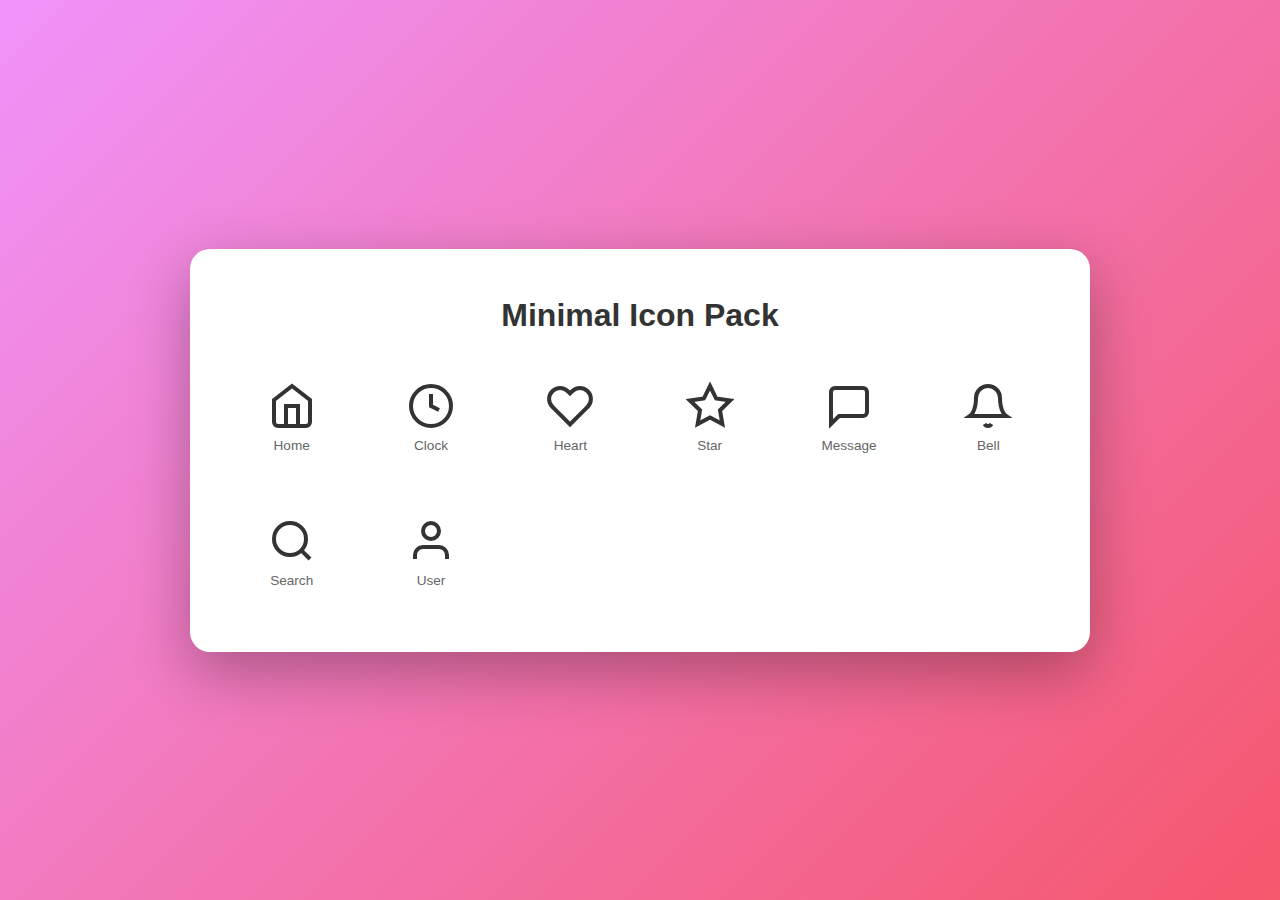
<file: designs/basic-ui/minimal-icons.html>
<!DOCTYPE html>
<html lang="en">

<head>
    <meta charset="UTF-8">
    <meta name="viewport" content="width=device-width, initial-scale=1.0">
    <title>Minimal Icon Pack</title>
    <style>
        * {
            margin: 0;
            padding: 0;
            box-sizing: border-box;
        }

        body {
            font-family: 'Segoe UI', Tahoma, Geneva, Verdana, sans-serif;
            background: linear-gradient(135deg, #f093fb 0%, #f5576c 100%);
            min-height: 100vh;
            display: flex;
            align-items: center;
            justify-content: center;
            padding: 2rem;
        }

        .container {
            background: white;
            padding: 3rem;
            border-radius: 20px;
            box-shadow: 0 20px 60px rgba(0, 0, 0, 0.3);
            max-width: 900px;
            width: 100%;
        }

        h1 {
            text-align: center;
            margin-bottom: 2rem;
            color: #333;
            font-size: 2rem;
        }

        .icon-grid {
            display: grid;
            grid-template-columns: repeat(auto-fill, minmax(100px, 1fr));
            gap: 2rem;
        }

        .icon-item {
            display: flex;
            flex-direction: column;
            align-items: center;
            gap: 0.5rem;
            padding: 1rem;
            border-radius: 12px;
            transition: all 0.3s ease;
            cursor: pointer;
        }

        .icon-item:hover {
            background: #f8f9fa;
            transform: translateY(-5px);
        }

        .icon {
            width: 48px;
            height: 48px;
            stroke: #333;
            stroke-width: 2;
            fill: none;
            transition: all 0.3s ease;
        }

        .icon-item:hover .icon {
            stroke: #f5576c;
            transform: scale(1.1);
        }

        .icon-name {
            font-size: 0.85rem;
            color: #666;
            text-align: center;
        }
    </style>
</head>

<body>
    <div class="container">
        <h1>Minimal Icon Pack</h1>
        <div class="icon-grid">
            <div class="icon-item">
                <svg class="icon" viewBox="0 0 24 24">
                    <path d="M3 9l9-7 9 7v11a2 2 0 0 1-2 2H5a2 2 0 0 1-2-2z"></path>
                    <polyline points="9 22 9 12 15 12 15 22"></polyline>
                </svg>
                <span class="icon-name">Home</span>
            </div>
            <div class="icon-item">
                <svg class="icon" viewBox="0 0 24 24">
                    <circle cx="12" cy="12" r="10"></circle>
                    <polyline points="12 6 12 12 16 14"></polyline>
                </svg>
                <span class="icon-name">Clock</span>
            </div>
            <div class="icon-item">
                <svg class="icon" viewBox="0 0 24 24">
                    <path
                        d="M20.84 4.61a5.5 5.5 0 0 0-7.78 0L12 5.67l-1.06-1.06a5.5 5.5 0 0 0-7.78 7.78l1.06 1.06L12 21.23l7.78-7.78 1.06-1.06a5.5 5.5 0 0 0 0-7.78z">
                    </path>
                </svg>
                <span class="icon-name">Heart</span>
            </div>
            <div class="icon-item">
                <svg class="icon" viewBox="0 0 24 24">
                    <polygon
                        points="12 2 15.09 8.26 22 9.27 17 14.14 18.18 21.02 12 17.77 5.82 21.02 7 14.14 2 9.27 8.91 8.26 12 2">
                    </polygon>
                </svg>
                <span class="icon-name">Star</span>
            </div>
            <div class="icon-item">
                <svg class="icon" viewBox="0 0 24 24">
                    <path d="M21 15a2 2 0 0 1-2 2H7l-4 4V5a2 2 0 0 1 2-2h14a2 2 0 0 1 2 2z"></path>
                </svg>
                <span class="icon-name">Message</span>
            </div>
            <div class="icon-item">
                <svg class="icon" viewBox="0 0 24 24">
                    <path d="M18 8A6 6 0 0 0 6 8c0 7-3 9-3 9h18s-3-2-3-9"></path>
                    <path d="M13.73 21a2 2 0 0 1-3.46 0"></path>
                </svg>
                <span class="icon-name">Bell</span>
            </div>
            <div class="icon-item">
                <svg class="icon" viewBox="0 0 24 24">
                    <circle cx="11" cy="11" r="8"></circle>
                    <path d="m21 21-4.35-4.35"></path>
                </svg>
                <span class="icon-name">Search</span>
            </div>
            <div class="icon-item">
                <svg class="icon" viewBox="0 0 24 24">
                    <path d="M20 21v-2a4 4 0 0 0-4-4H8a4 4 0 0 0-4 4v2"></path>
                    <circle cx="12" cy="7" r="4"></circle>
                </svg>
                <span class="icon-name">User</span>
            </div>
        </div>
    </div>
</body>

</html>
</file>
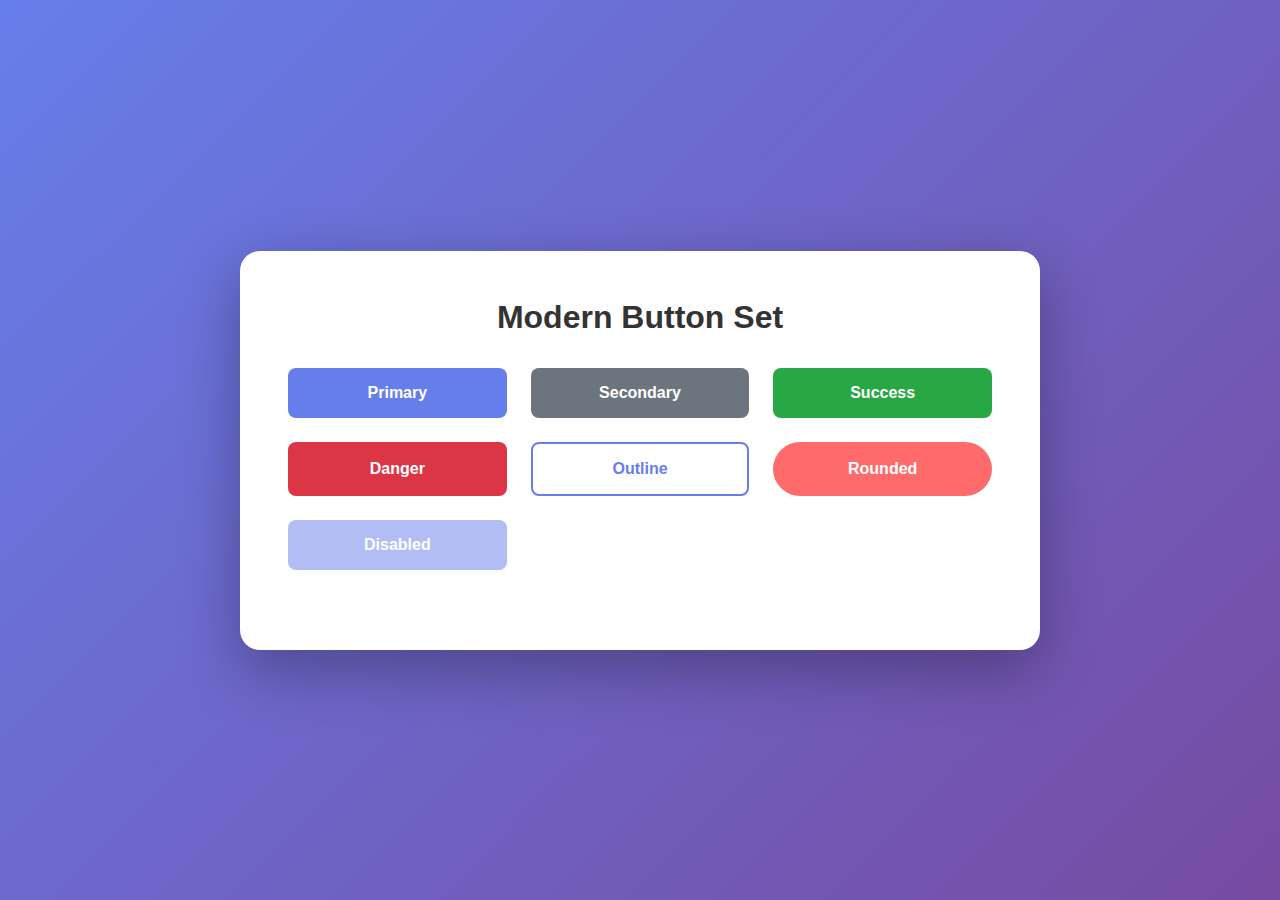
<file: designs/basic-ui/modern-buttons.html>
<!DOCTYPE html>
<html lang="en">

<head>
    <meta charset="UTF-8">
    <meta name="viewport" content="width=device-width, initial-scale=1.0">
    <title>Modern Button Set</title>
    <style>
        * {
            margin: 0;
            padding: 0;
            box-sizing: border-box;
        }

        body {
            font-family: 'Segoe UI', Tahoma, Geneva, Verdana, sans-serif;
            background: linear-gradient(135deg, #667eea 0%, #764ba2 100%);
            min-height: 100vh;
            display: flex;
            align-items: center;
            justify-content: center;
            padding: 2rem;
        }

        .container {
            background: white;
            padding: 3rem;
            border-radius: 20px;
            box-shadow: 0 20px 60px rgba(0, 0, 0, 0.3);
            max-width: 800px;
            width: 100%;
        }

        h1 {
            text-align: center;
            margin-bottom: 2rem;
            color: #333;
            font-size: 2rem;
        }

        .button-grid {
            display: grid;
            grid-template-columns: repeat(auto-fit, minmax(200px, 1fr));
            gap: 1.5rem;
            margin-bottom: 2rem;
        }

        .btn {
            padding: 1rem 2rem;
            border: none;
            border-radius: 8px;
            font-size: 1rem;
            font-weight: 600;
            cursor: pointer;
            transition: all 0.3s ease;
            text-align: center;
        }

        .btn-primary {
            background: #667eea;
            color: white;
        }

        .btn-primary:hover {
            background: #5568d3;
            transform: translateY(-2px);
            box-shadow: 0 8px 20px rgba(102, 126, 234, 0.4);
        }

        .btn-secondary {
            background: #6c757d;
            color: white;
        }

        .btn-secondary:hover {
            background: #5a6268;
            transform: translateY(-2px);
            box-shadow: 0 8px 20px rgba(108, 117, 125, 0.4);
        }

        .btn-success {
            background: #28a745;
            color: white;
        }

        .btn-success:hover {
            background: #218838;
            transform: translateY(-2px);
            box-shadow: 0 8px 20px rgba(40, 167, 69, 0.4);
        }

        .btn-danger {
            background: #dc3545;
            color: white;
        }

        .btn-danger:hover {
            background: #c82333;
            transform: translateY(-2px);
            box-shadow: 0 8px 20px rgba(220, 53, 69, 0.4);
        }

        .btn-outline {
            background: transparent;
            border: 2px solid #667eea;
            color: #667eea;
        }

        .btn-outline:hover {
            background: #667eea;
            color: white;
            transform: translateY(-2px);
        }

        .btn-rounded {
            background: #ff6b6b;
            color: white;
            border-radius: 50px;
        }

        .btn-rounded:hover {
            background: #ee5a52;
            transform: translateY(-2px);
            box-shadow: 0 8px 20px rgba(255, 107, 107, 0.4);
        }

        .btn:active {
            transform: translateY(0);
        }

        .btn:disabled {
            opacity: 0.5;
            cursor: not-allowed;
        }
    </style>
</head>

<body>
    <div class="container">
        <h1>Modern Button Set</h1>
        <div class="button-grid">
            <button class="btn btn-primary">Primary</button>
            <button class="btn btn-secondary">Secondary</button>
            <button class="btn btn-success">Success</button>
            <button class="btn btn-danger">Danger</button>
            <button class="btn btn-outline">Outline</button>
            <button class="btn btn-rounded">Rounded</button>
            <button class="btn btn-primary" disabled>Disabled</button>
        </div>
    </div>
</body>

</html>
</file>
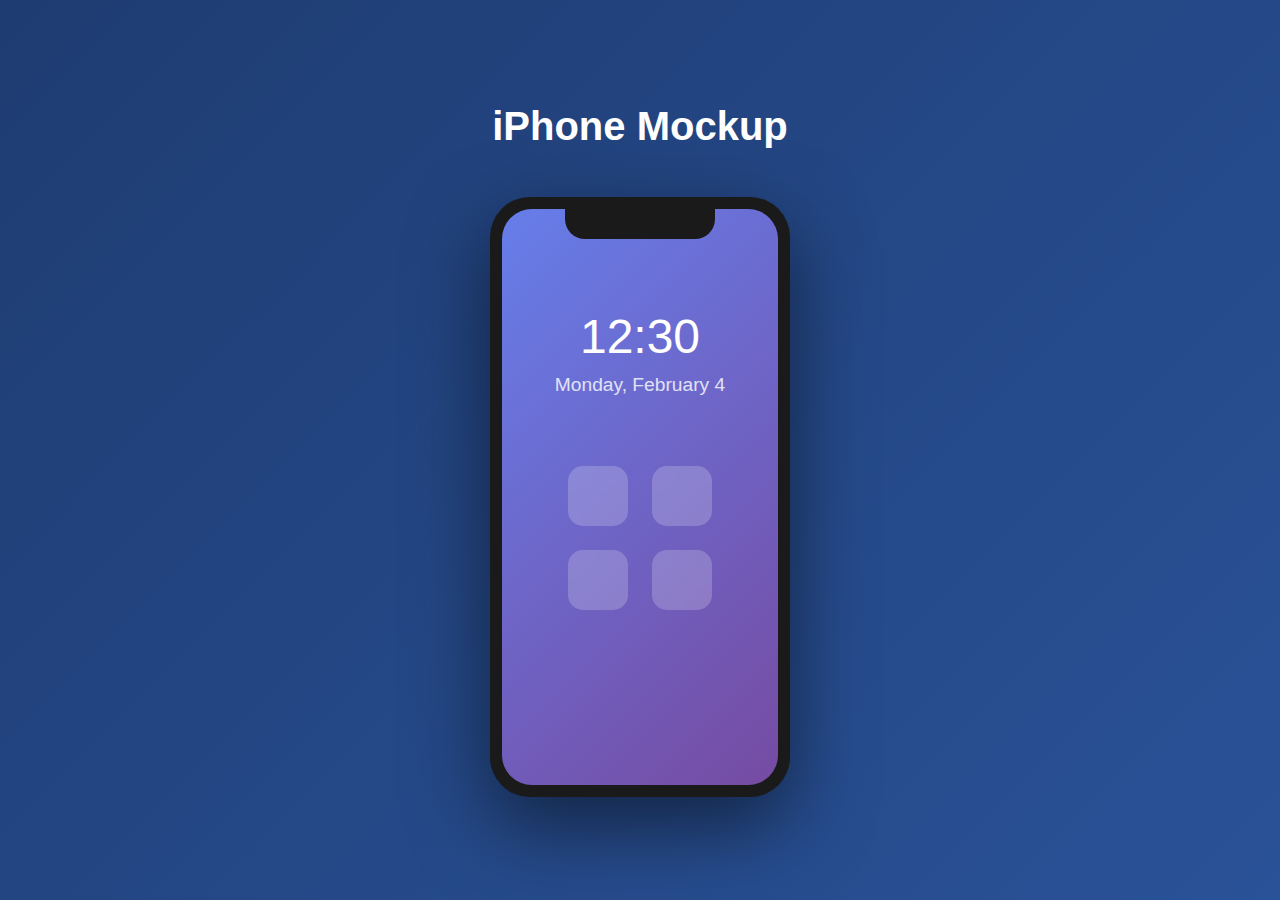
<file: designs/experimental/iphone-mockup.html>
<!DOCTYPE html>
<html lang="en">

<head>
    <meta charset="UTF-8">
    <meta name="viewport" content="width=device-width, initial-scale=1.0">
    <title>iPhone Mockup</title>
    <style>
        * {
            margin: 0;
            padding: 0;
            box-sizing: border-box;
        }

        body {
            font-family: 'Segoe UI', Tahoma, Geneva, Verdana, sans-serif;
            background: linear-gradient(135deg, #1e3c72 0%, #2a5298 100%);
            min-height: 100vh;
            display: flex;
            align-items: center;
            justify-content: center;
            padding: 2rem;
        }

        .container {
            text-align: center;
        }

        h1 {
            color: white;
            margin-bottom: 3rem;
            font-size: 2.5rem;
        }

        .phone-mockup {
            width: 300px;
            height: 600px;
            background: #1a1a1a;
            border-radius: 40px;
            padding: 12px;
            box-shadow: 0 30px 80px rgba(0, 0, 0, 0.5);
            position: relative;
            margin: 0 auto;
        }

        .phone-screen {
            width: 100%;
            height: 100%;
            background: linear-gradient(135deg, #667eea 0%, #764ba2 100%);
            border-radius: 30px;
            overflow: hidden;
            position: relative;
        }

        .notch {
            position: absolute;
            top: 0;
            left: 50%;
            transform: translateX(-50%);
            width: 150px;
            height: 30px;
            background: #1a1a1a;
            border-radius: 0 0 20px 20px;
        }

        .screen-content {
            padding: 60px 30px 30px;
            color: white;
            text-align: center;
        }

        .app-icon {
            width: 60px;
            height: 60px;
            background: rgba(255, 255, 255, 0.2);
            border-radius: 15px;
            margin: 10px;
            display: inline-block;
            backdrop-filter: blur(10px);
        }

        .time {
            font-size: 3rem;
            font-weight: 300;
            margin-top: 40px;
        }

        .date {
            font-size: 1.2rem;
            opacity: 0.8;
            margin-top: 10px;
        }
    </style>
</head>

<body>
    <div class="container">
        <h1>iPhone Mockup</h1>
        <div class="phone-mockup">
            <div class="phone-screen">
                <div class="notch"></div>
                <div class="screen-content">
                    <div class="time">12:30</div>
                    <div class="date">Monday, February 4</div>
                    <div style="margin-top: 60px;">
                        <div class="app-icon"></div>
                        <div class="app-icon"></div>
                        <div class="app-icon"></div>
                        <div class="app-icon"></div>
                    </div>
                </div>
            </div>
        </div>
    </div>
</body>

</html>
</file>
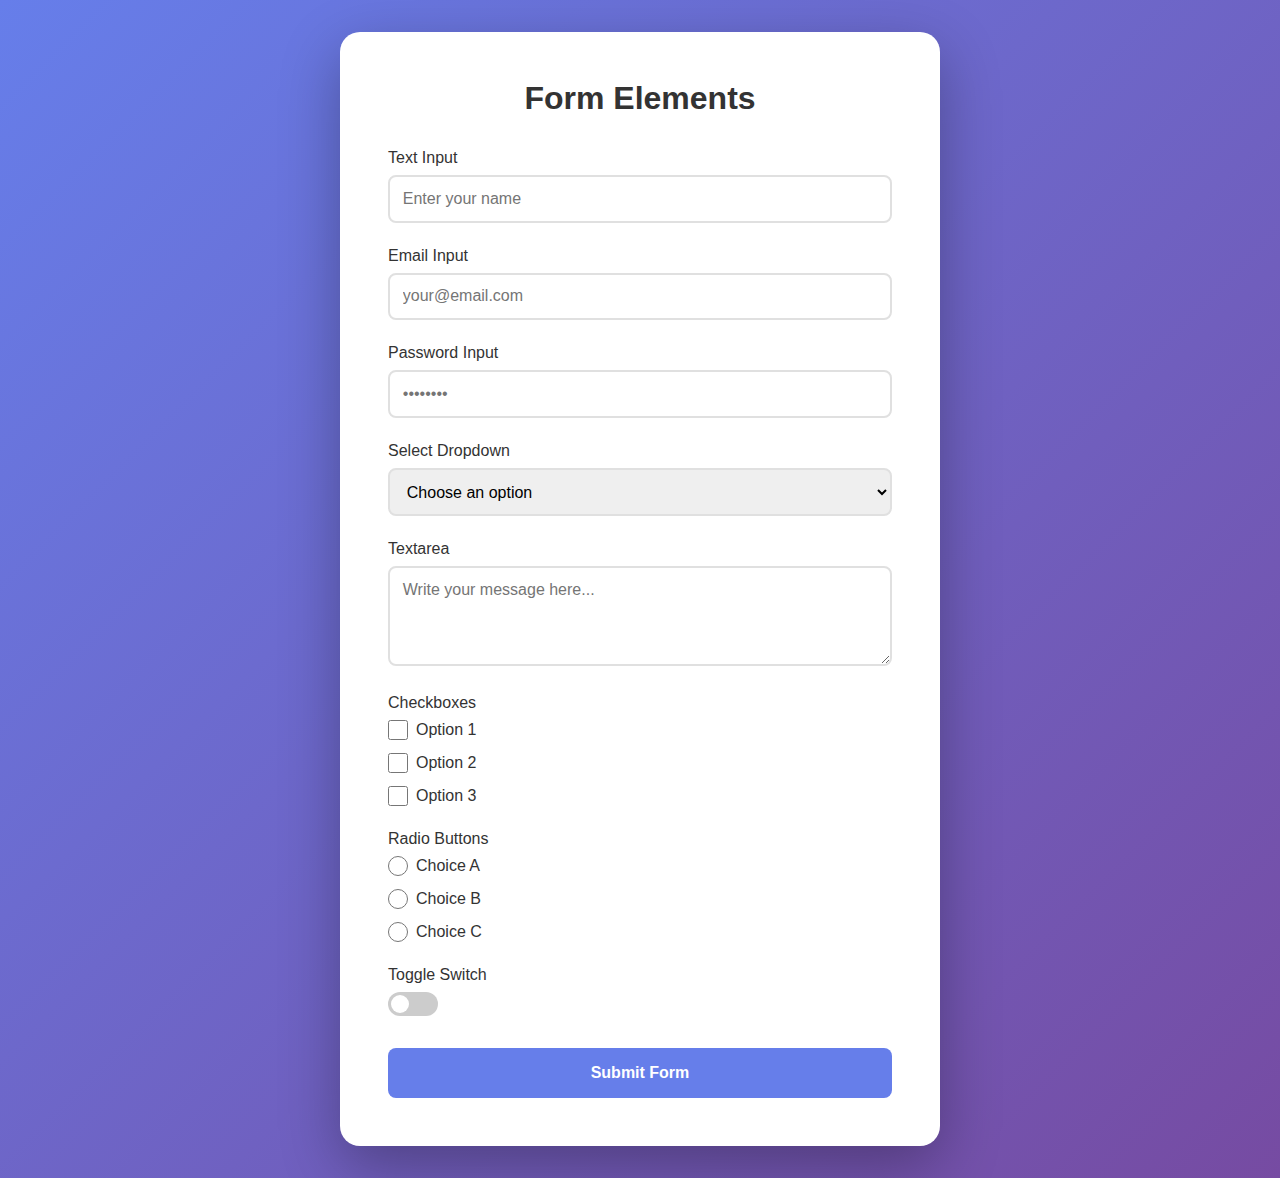
<file: designs/forms/form-elements.html>
<!DOCTYPE html>
<html lang="en">

<head>
    <meta charset="UTF-8">
    <meta name="viewport" content="width=device-width, initial-scale=1.0">
    <title>Form Elements</title>
    <style>
        * {
            margin: 0;
            padding: 0;
            box-sizing: border-box;
        }

        body {
            font-family: 'Segoe UI', Tahoma, Geneva, Verdana, sans-serif;
            background: linear-gradient(135deg, #667eea 0%, #764ba2 100%);
            min-height: 100vh;
            display: flex;
            align-items: center;
            justify-content: center;
            padding: 2rem;
        }

        .container {
            background: white;
            padding: 3rem;
            border-radius: 20px;
            box-shadow: 0 20px 60px rgba(0, 0, 0, 0.3);
            max-width: 600px;
            width: 100%;
        }

        h1 {
            text-align: center;
            margin-bottom: 2rem;
            color: #333;
            font-size: 2rem;
        }

        .form-group {
            margin-bottom: 1.5rem;
        }

        label {
            display: block;
            margin-bottom: 0.5rem;
            color: #333;
            font-weight: 500;
        }

        input[type="text"],
        input[type="email"],
        input[type="password"],
        select,
        textarea {
            width: 100%;
            padding: 0.8rem;
            border: 2px solid #e0e0e0;
            border-radius: 8px;
            font-size: 1rem;
            transition: all 0.3s ease;
            font-family: inherit;
        }

        input[type="text"]:focus,
        input[type="email"]:focus,
        input[type="password"]:focus,
        select:focus,
        textarea:focus {
            outline: none;
            border-color: #667eea;
            box-shadow: 0 0 0 3px rgba(102, 126, 234, 0.1);
        }

        textarea {
            resize: vertical;
            min-height: 100px;
        }

        .checkbox-group,
        .radio-group {
            display: flex;
            flex-direction: column;
            gap: 0.8rem;
        }

        .checkbox-item,
        .radio-item {
            display: flex;
            align-items: center;
            gap: 0.5rem;
        }

        input[type="checkbox"],
        input[type="radio"] {
            width: 20px;
            height: 20px;
            cursor: pointer;
        }

        .switch {
            position: relative;
            display: inline-block;
            width: 50px;
            height: 24px;
        }

        .switch input {
            opacity: 0;
            width: 0;
            height: 0;
        }

        .slider {
            position: absolute;
            cursor: pointer;
            top: 0;
            left: 0;
            right: 0;
            bottom: 0;
            background-color: #ccc;
            transition: 0.4s;
            border-radius: 24px;
        }

        .slider:before {
            position: absolute;
            content: "";
            height: 18px;
            width: 18px;
            left: 3px;
            bottom: 3px;
            background-color: white;
            transition: 0.4s;
            border-radius: 50%;
        }

        input:checked+.slider {
            background-color: #667eea;
        }

        input:checked+.slider:before {
            transform: translateX(26px);
        }

        .submit-btn {
            width: 100%;
            padding: 1rem;
            background: #667eea;
            color: white;
            border: none;
            border-radius: 8px;
            font-size: 1rem;
            font-weight: 600;
            cursor: pointer;
            transition: all 0.3s ease;
        }

        .submit-btn:hover {
            background: #5568d3;
            transform: translateY(-2px);
            box-shadow: 0 8px 20px rgba(102, 126, 234, 0.4);
        }
    </style>
</head>

<body>
    <div class="container">
        <h1>Form Elements</h1>
        <form>
            <div class="form-group">
                <label>Text Input</label>
                <input type="text" placeholder="Enter your name">
            </div>

            <div class="form-group">
                <label>Email Input</label>
                <input type="email" placeholder="your@email.com">
            </div>

            <div class="form-group">
                <label>Password Input</label>
                <input type="password" placeholder="••••••••">
            </div>

            <div class="form-group">
                <label>Select Dropdown</label>
                <select>
                    <option>Choose an option</option>
                    <option>Option 1</option>
                    <option>Option 2</option>
                    <option>Option 3</option>
                </select>
            </div>

            <div class="form-group">
                <label>Textarea</label>
                <textarea placeholder="Write your message here..."></textarea>
            </div>

            <div class="form-group">
                <label>Checkboxes</label>
                <div class="checkbox-group">
                    <div class="checkbox-item">
                        <input type="checkbox" id="check1">
                        <label for="check1" style="margin: 0;">Option 1</label>
                    </div>
                    <div class="checkbox-item">
                        <input type="checkbox" id="check2">
                        <label for="check2" style="margin: 0;">Option 2</label>
                    </div>
                    <div class="checkbox-item">
                        <input type="checkbox" id="check3">
                        <label for="check3" style="margin: 0;">Option 3</label>
                    </div>
                </div>
            </div>

            <div class="form-group">
                <label>Radio Buttons</label>
                <div class="radio-group">
                    <div class="radio-item">
                        <input type="radio" name="radio" id="radio1">
                        <label for="radio1" style="margin: 0;">Choice A</label>
                    </div>
                    <div class="radio-item">
                        <input type="radio" name="radio" id="radio2">
                        <label for="radio2" style="margin: 0;">Choice B</label>
                    </div>
                    <div class="radio-item">
                        <input type="radio" name="radio" id="radio3">
                        <label for="radio3" style="margin: 0;">Choice C</label>
                    </div>
                </div>
            </div>

            <div class="form-group">
                <label>Toggle Switch</label>
                <label class="switch">
                    <input type="checkbox">
                    <span class="slider"></span>
                </label>
            </div>

            <button type="submit" class="submit-btn">Submit Form</button>
        </form>
    </div>
</body>

</html>
</file>
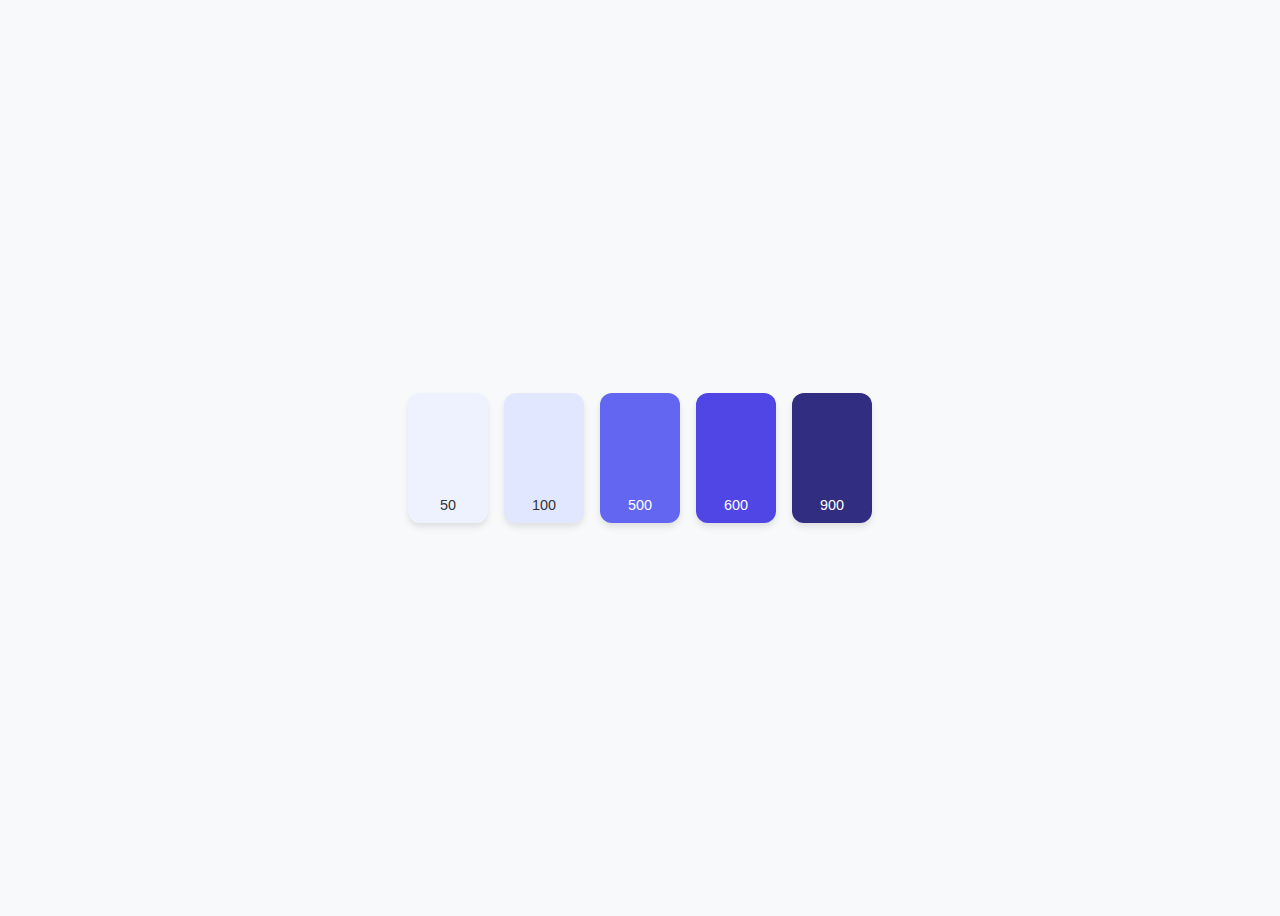
<file: designs/foundations/modern-palette.html>
<!DOCTYPE html>
<html lang="en">

<head>
    <meta charset="UTF-8">
    <title>Modern Primary Palette</title>
    <style>
        body {
            font-family: 'Outfit', sans-serif;
            display: flex;
            justify-content: center;
            align-items: center;
            min-height: 100vh;
            background: #f8f9fa;
        }

        .palette {
            display: flex;
            gap: 1rem;
        }

        .swatch {
            width: 80px;
            height: 120px;
            border-radius: 12px;
            display: flex;
            align-items: flex-end;
            justify-content: center;
            padding-bottom: 10px;
            color: white;
            font-weight: 500;
            font-size: 0.9rem;
            box-shadow: 0 4px 6px rgba(0, 0, 0, 0.1);
        }
    </style>
</head>

<body>
    <div class="palette">
        <div class="swatch" style="background: #eef2ff; color: #333;">50</div>
        <div class="swatch" style="background: #e0e7ff; color: #333;">100</div>
        <div class="swatch" style="background: #6366f1;">500</div>
        <div class="swatch" style="background: #4f46e5;">600</div>
        <div class="swatch" style="background: #312e81;">900</div>
    </div>
</body>

</html>
</file>
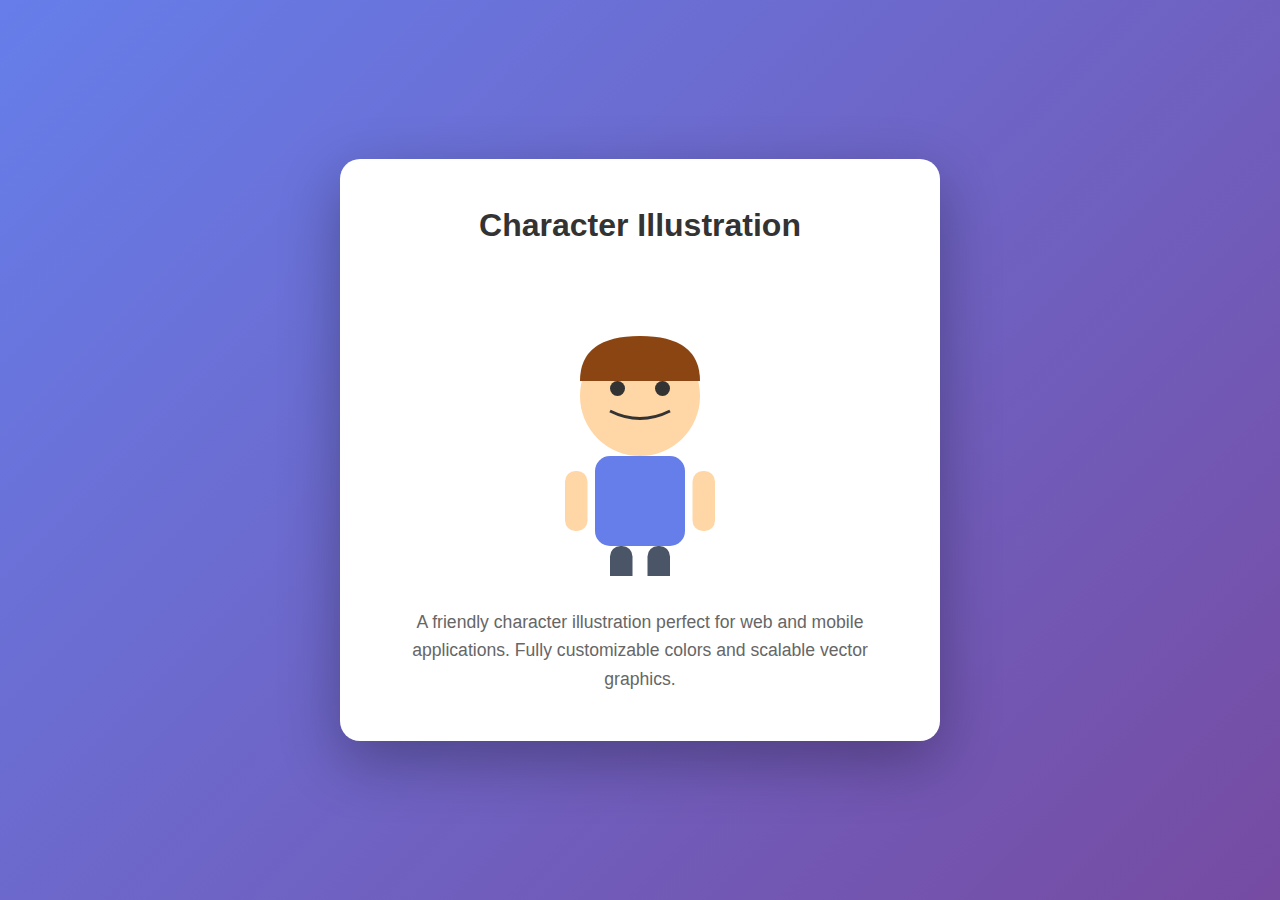
<file: designs/illustrations/character-float.html>
<!DOCTYPE html>
<html lang="en">

<head>
    <meta charset="UTF-8">
    <meta name="viewport" content="width=device-width, initial-scale=1.0">
    <title>Character Illustration</title>
    <style>
        * {
            margin: 0;
            padding: 0;
            box-sizing: border-box;
        }

        body {
            font-family: 'Segoe UI', Tahoma, Geneva, Verdana, sans-serif;
            background: linear-gradient(135deg, #667eea 0%, #764ba2 100%);
            min-height: 100vh;
            display: flex;
            align-items: center;
            justify-content: center;
            padding: 2rem;
        }

        .container {
            background: white;
            padding: 3rem;
            border-radius: 20px;
            box-shadow: 0 20px 60px rgba(0, 0, 0, 0.3);
            max-width: 600px;
            width: 100%;
            text-align: center;
        }

        h1 {
            margin-bottom: 2rem;
            color: #333;
            font-size: 2rem;
        }

        .character {
            width: 300px;
            height: 300px;
            margin: 0 auto 2rem;
            position: relative;
            animation: float 3s ease-in-out infinite;
        }

        @keyframes float {

            0%,
            100% {
                transform: translateY(0);
            }

            50% {
                transform: translateY(-20px);
            }
        }

        .character-svg {
            width: 100%;
            height: 100%;
        }

        .description {
            color: #666;
            line-height: 1.6;
            font-size: 1.1rem;
        }
    </style>
</head>

<body>
    <div class="container">
        <h1>Character Illustration</h1>
        <div class="character">
            <svg class="character-svg" viewBox="0 0 200 200" xmlns="http://www.w3.org/2000/svg">
                <!-- Head -->
                <circle cx="100" cy="80" r="40" fill="#FFD6A5" />

                <!-- Hair -->
                <path d="M 60 70 Q 60 40 100 40 Q 140 40 140 70" fill="#8B4513" />

                <!-- Eyes -->
                <circle cx="85" cy="75" r="5" fill="#333" />
                <circle cx="115" cy="75" r="5" fill="#333" />

                <!-- Smile -->
                <path d="M 80 90 Q 100 100 120 90" stroke="#333" stroke-width="2" fill="none" />

                <!-- Body -->
                <rect x="70" y="120" width="60" height="60" rx="10" fill="#667eea" />

                <!-- Arms -->
                <rect x="50" y="130" width="15" height="40" rx="7" fill="#FFD6A5" />
                <rect x="135" y="130" width="15" height="40" rx="7" fill="#FFD6A5" />

                <!-- Legs -->
                <rect x="80" y="180" width="15" height="40" rx="7" fill="#4A5568" />
                <rect x="105" y="180" width="15" height="40" rx="7" fill="#4A5568" />
            </svg>
        </div>
        <p class="description">
            A friendly character illustration perfect for web and mobile applications.
            Fully customizable colors and scalable vector graphics.
        </p>
    </div>
</body>

</html>
</file>
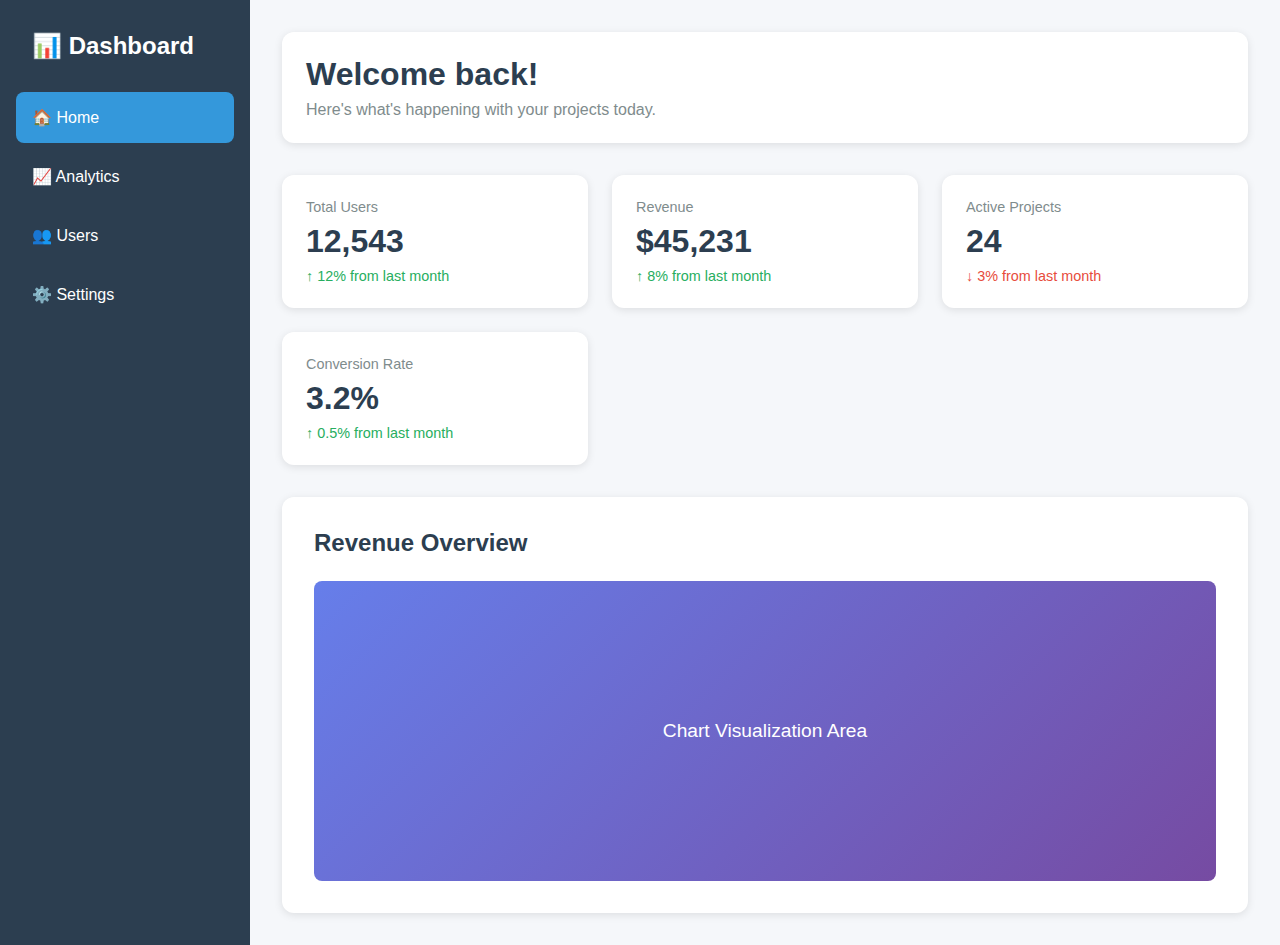
<file: designs/pages/dashboard-template.html>
<!DOCTYPE html>
<html lang="en">

<head>
    <meta charset="UTF-8">
    <meta name="viewport" content="width=device-width, initial-scale=1.0">
    <title>Dashboard Template</title>
    <style>
        * {
            margin: 0;
            padding: 0;
            box-sizing: border-box;
        }

        body {
            font-family: 'Segoe UI', Tahoma, Geneva, Verdana, sans-serif;
            background: #f5f7fa;
        }

        .dashboard {
            display: grid;
            grid-template-columns: 250px 1fr;
            min-height: 100vh;
        }

        .sidebar {
            background: #2c3e50;
            color: white;
            padding: 2rem 1rem;
        }

        .logo {
            font-size: 1.5rem;
            font-weight: bold;
            margin-bottom: 2rem;
            padding: 0 1rem;
        }

        .nav-item {
            padding: 1rem;
            margin: 0.5rem 0;
            border-radius: 8px;
            cursor: pointer;
            transition: all 0.3s ease;
        }

        .nav-item:hover {
            background: rgba(255, 255, 255, 0.1);
        }

        .nav-item.active {
            background: #3498db;
        }

        .main-content {
            padding: 2rem;
        }

        .header {
            background: white;
            padding: 1.5rem;
            border-radius: 12px;
            margin-bottom: 2rem;
            box-shadow: 0 2px 8px rgba(0, 0, 0, 0.1);
        }

        .header h1 {
            font-size: 2rem;
            color: #2c3e50;
        }

        .stats-grid {
            display: grid;
            grid-template-columns: repeat(auto-fit, minmax(250px, 1fr));
            gap: 1.5rem;
            margin-bottom: 2rem;
        }

        .stat-card {
            background: white;
            padding: 1.5rem;
            border-radius: 12px;
            box-shadow: 0 2px 8px rgba(0, 0, 0, 0.1);
            transition: transform 0.3s ease;
        }

        .stat-card:hover {
            transform: translateY(-5px);
        }

        .stat-value {
            font-size: 2rem;
            font-weight: bold;
            color: #2c3e50;
            margin: 0.5rem 0;
        }

        .stat-label {
            color: #7f8c8d;
            font-size: 0.9rem;
        }

        .chart-card {
            background: white;
            padding: 2rem;
            border-radius: 12px;
            box-shadow: 0 2px 8px rgba(0, 0, 0, 0.1);
        }

        .chart-placeholder {
            height: 300px;
            background: linear-gradient(135deg, #667eea 0%, #764ba2 100%);
            border-radius: 8px;
            display: flex;
            align-items: center;
            justify-content: center;
            color: white;
            font-size: 1.2rem;
        }
    </style>
</head>

<body>
    <div class="dashboard">
        <aside class="sidebar">
            <div class="logo">📊 Dashboard</div>
            <div class="nav-item active">🏠 Home</div>
            <div class="nav-item">📈 Analytics</div>
            <div class="nav-item">👥 Users</div>
            <div class="nav-item">⚙️ Settings</div>
        </aside>
        <main class="main-content">
            <div class="header">
                <h1>Welcome back!</h1>
                <p style="color: #7f8c8d; margin-top: 0.5rem;">Here's what's happening with your projects today.</p>
            </div>
            <div class="stats-grid">
                <div class="stat-card">
                    <div class="stat-label">Total Users</div>
                    <div class="stat-value">12,543</div>
                    <div style="color: #27ae60; font-size: 0.9rem;">↑ 12% from last month</div>
                </div>
                <div class="stat-card">
                    <div class="stat-label">Revenue</div>
                    <div class="stat-value">$45,231</div>
                    <div style="color: #27ae60; font-size: 0.9rem;">↑ 8% from last month</div>
                </div>
                <div class="stat-card">
                    <div class="stat-label">Active Projects</div>
                    <div class="stat-value">24</div>
                    <div style="color: #e74c3c; font-size: 0.9rem;">↓ 3% from last month</div>
                </div>
                <div class="stat-card">
                    <div class="stat-label">Conversion Rate</div>
                    <div class="stat-value">3.2%</div>
                    <div style="color: #27ae60; font-size: 0.9rem;">↑ 0.5% from last month</div>
                </div>
            </div>
            <div class="chart-card">
                <h2 style="margin-bottom: 1.5rem; color: #2c3e50;">Revenue Overview</h2>
                <div class="chart-placeholder">Chart Visualization Area</div>
            </div>
        </main>
    </div>
</body>

</html>
</file>
